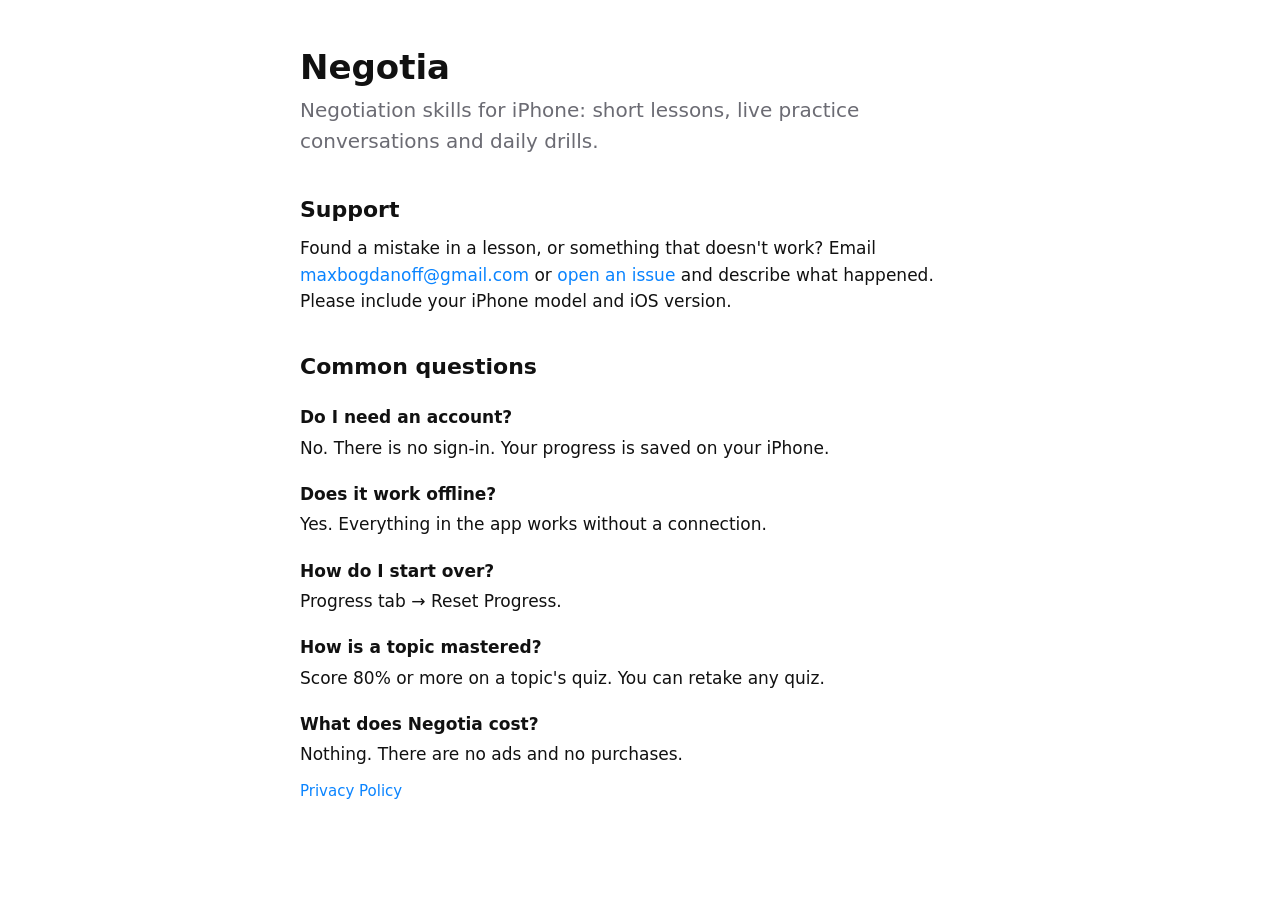
<file: index.html>
<!doctype html>
<html lang="en">
<head>
<meta charset="utf-8">
<meta name="viewport" content="width=device-width, initial-scale=1">
<title>Negotia Support</title>
<link rel="stylesheet" href="style.css">
</head>
<body>
<main>
<h1>Negotia</h1>
<p class="lede">Negotiation skills for iPhone: short lessons, live practice conversations and daily drills.</p>

<h2>Support</h2>
<p>Found a mistake in a lesson, or something that doesn't work? Email <a href="mailto:maxbogdanoff@gmail.com">maxbogdanoff@gmail.com</a> or <a href="https://github.com/maxmln/negotia-support/issues">open an issue</a> and describe what happened. Please include your iPhone model and iOS version.</p>

<h2>Common questions</h2>
<h3>Do I need an account?</h3>
<p>No. There is no sign-in. Your progress is saved on your iPhone.</p>
<h3>Does it work offline?</h3>
<p>Yes. Everything in the app works without a connection.</p>
<h3>How do I start over?</h3>
<p>Progress tab → Reset Progress.</p>
<h3>How is a topic mastered?</h3>
<p>Score 80% or more on a topic's quiz. You can retake any quiz.</p>
<h3>What does Negotia cost?</h3>
<p>Nothing. There are no ads and no purchases.</p>

<p class="muted"><a href="privacy.html">Privacy Policy</a></p>
</main>
</body>
</html>
</file>
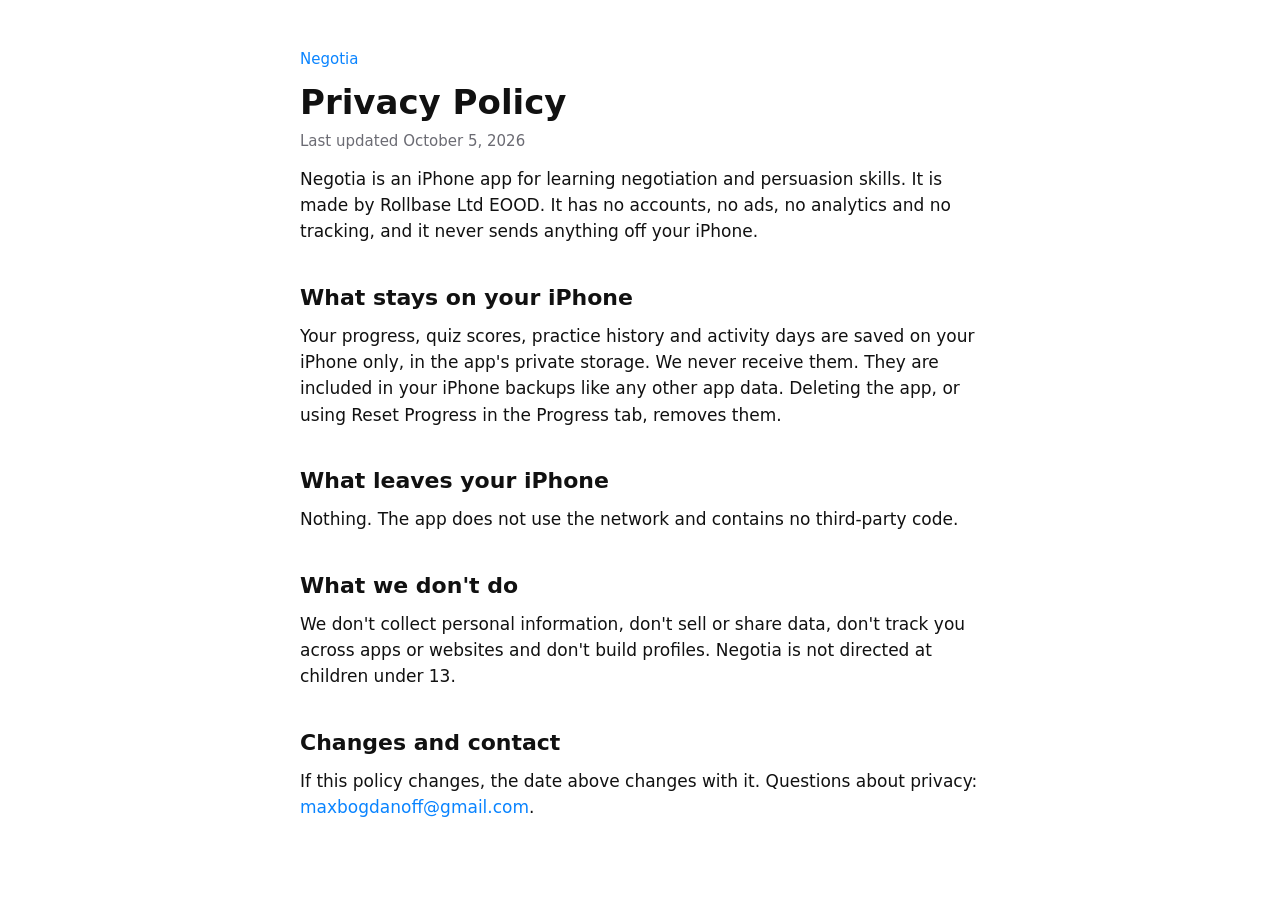
<file: privacy.html>
<!doctype html>
<html lang="en">
<head>
<meta charset="utf-8">
<meta name="viewport" content="width=device-width, initial-scale=1">
<title>Negotia Privacy Policy</title>
<link rel="stylesheet" href="style.css">
</head>
<body>
<main>
<p class="back"><a href="./">Negotia</a></p>
<h1>Privacy Policy</h1>
<p class="muted">Last updated October 5, 2026</p>

<p>Negotia is an iPhone app for learning negotiation and persuasion skills. It is made by Rollbase Ltd EOOD. It has no accounts, no ads, no analytics and no tracking, and it never sends anything off your iPhone.</p>

<h2>What stays on your iPhone</h2>
<p>Your progress, quiz scores, practice history and activity days are saved on your iPhone only, in the app's private storage. We never receive them. They are included in your iPhone backups like any other app data. Deleting the app, or using Reset Progress in the Progress tab, removes them.</p>

<h2>What leaves your iPhone</h2>
<p>Nothing. The app does not use the network and contains no third-party code.</p>

<h2>What we don't do</h2>
<p>We don't collect personal information, don't sell or share data, don't track you across apps or websites and don't build profiles. Negotia is not directed at children under 13.</p>

<h2>Changes and contact</h2>
<p>If this policy changes, the date above changes with it. Questions about privacy: <a href="mailto:maxbogdanoff@gmail.com">maxbogdanoff@gmail.com</a>.</p>
</main>
</body>
</html>
</file>
<file: style.css>
:root { color-scheme: light dark; --fg: #111; --muted: #6b6b73; --bg: #fff; --link: #0a84ff; }
@media (prefers-color-scheme: dark) { :root { --fg: #f2f2f5; --muted: #9a9aa3; --bg: #0b0c10; } }
body { margin: 0; background: var(--bg); color: var(--fg); font: 17px/1.55 -apple-system, BlinkMacSystemFont, "SF Pro Text", system-ui, sans-serif; }
main { max-width: 680px; margin: 0 auto; padding: 48px 16px 80px; }
h1 { font-size: 34px; line-height: 1.15; margin: 0 0 8px; }
h2 { font-size: 22px; margin: 36px 0 8px; }
h3 { font-size: 17px; margin: 20px 0 4px; }
p { margin: 0 0 12px; }
a { color: var(--link); text-decoration: none; }
a:hover { text-decoration: underline; }
.muted, .back { color: var(--muted); font-size: 15px; }
.lede { font-size: 20px; color: var(--muted); }
</file>
